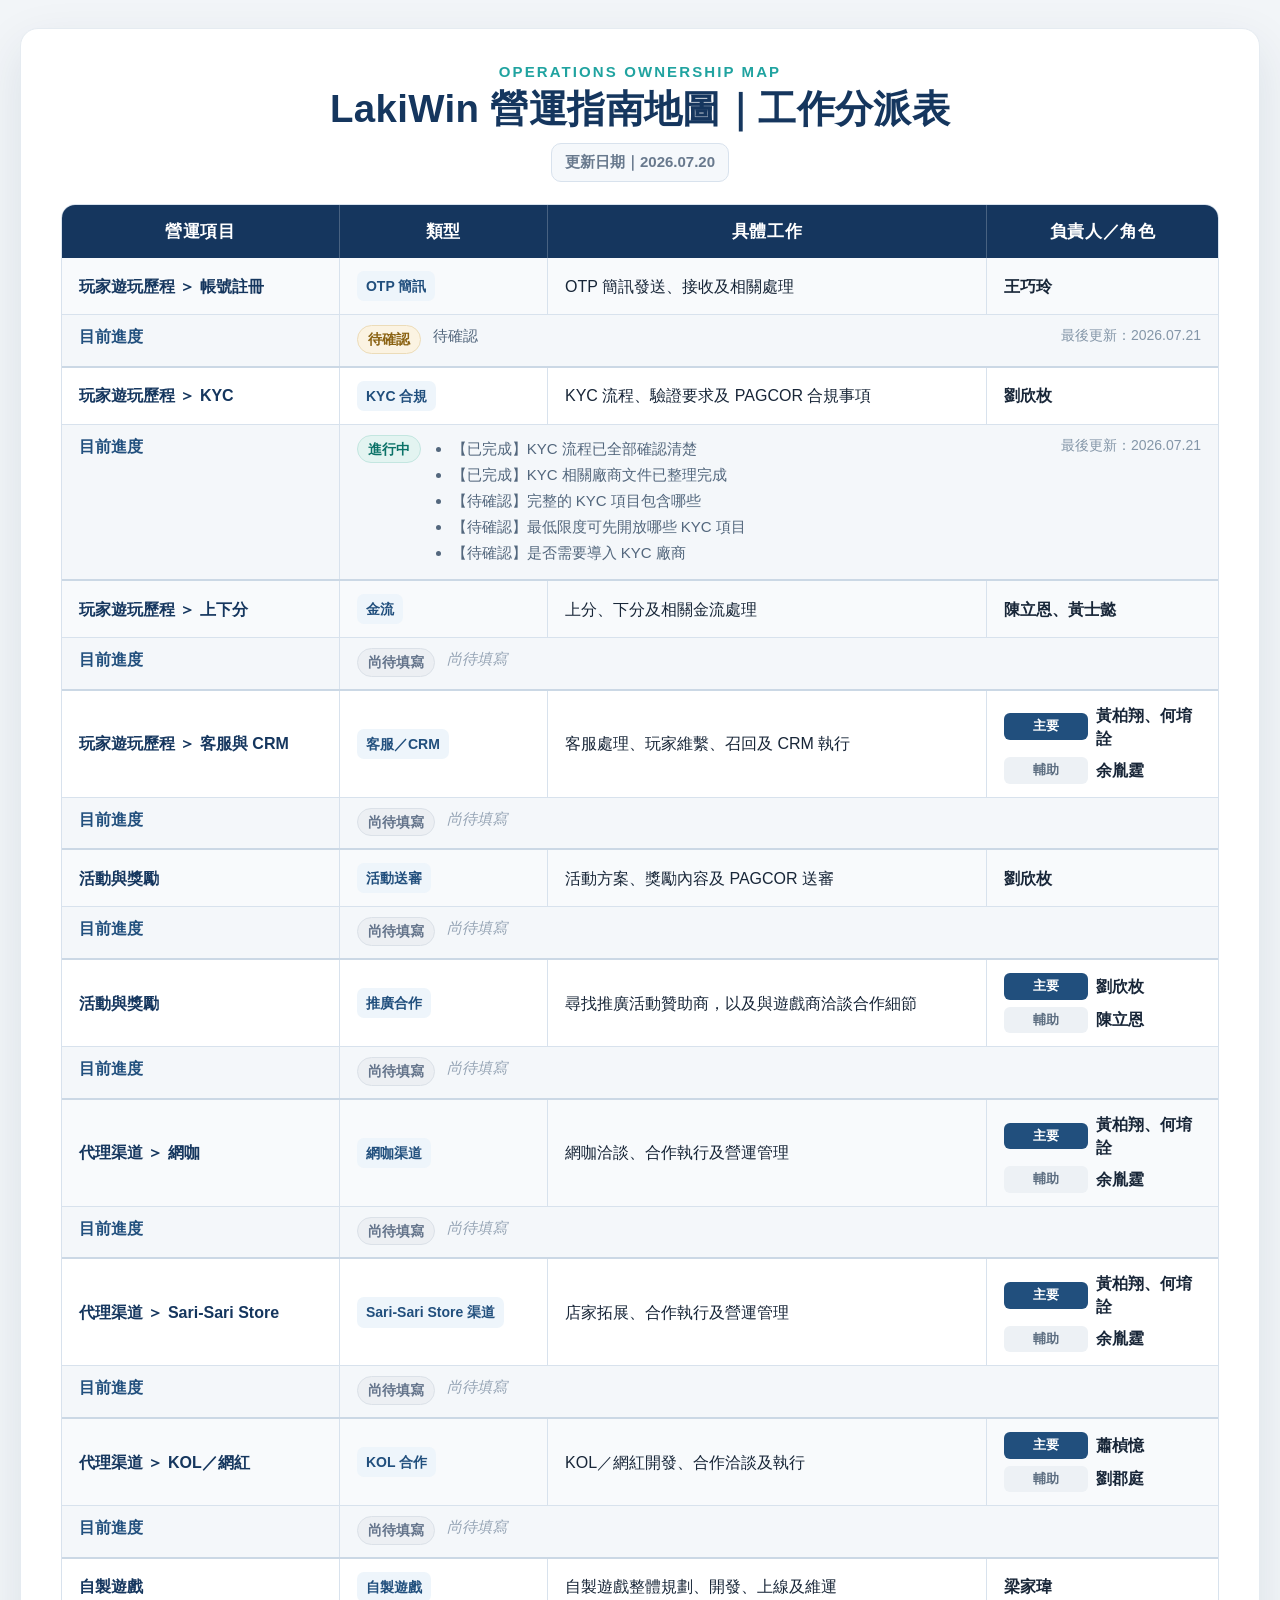
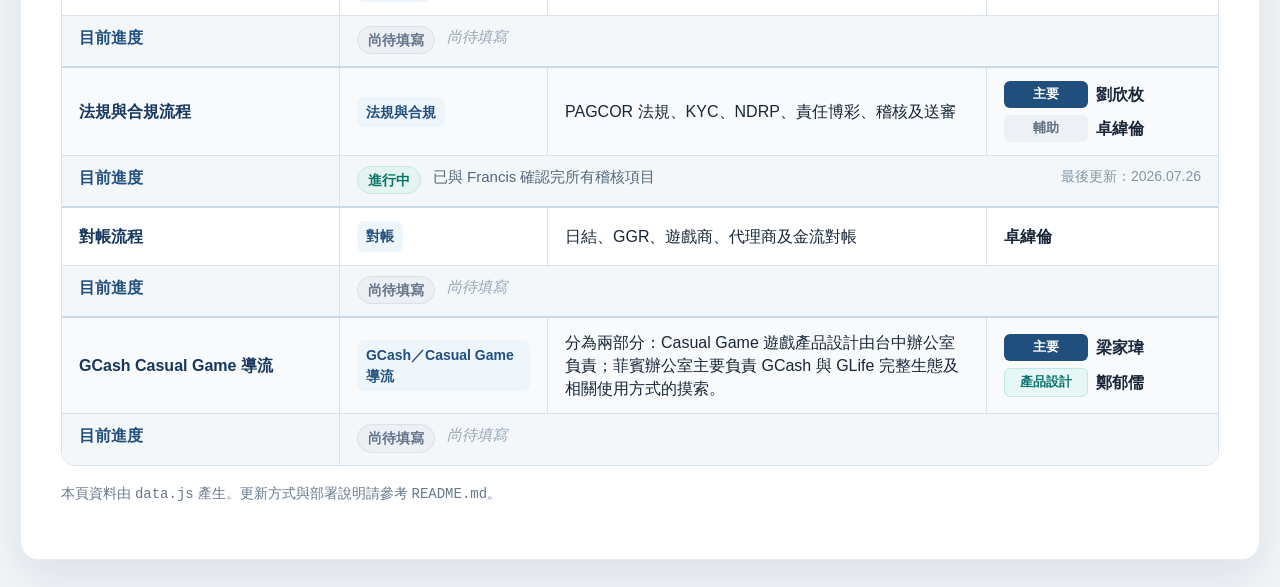
<file: index.html>
<!doctype html>
<html lang="zh-Hant">
<head>
  <meta charset="utf-8">
  <meta name="viewport" content="width=device-width, initial-scale=1">
  <title>LakiWin 營運指南地圖｜工作分派表</title>
  <link rel="stylesheet" href="styles.css">
</head>
<body>
  <main class="page">
    <header class="header">
      <div>
        <div class="eyebrow" id="eyebrow">Operations Ownership Map</div>
        <h1 id="title">LakiWin 營運指南地圖｜工作分派表</h1>
      </div>
      <div class="meta" id="updated">更新日期｜2026.07.20</div>
    </header>

    <div class="table-wrap">
      <table>
        <colgroup><col><col><col><col></colgroup>
        <thead>
          <tr><th>營運項目</th><th>類型</th><th>具體工作</th><th>負責人／角色</th></tr>
        </thead>
        <tbody id="tbody"></tbody>
      </table>
    </div>

    <p class="foot">本頁資料由 <code>data.js</code> 產生。更新方式與部署說明請參考 <code>README.md</code>。</p>
  </main>

  <!-- 先載入資料，再載入產生程式（順序不可顛倒） -->
  <script src="data.js"></script>
  <script src="app.js"></script>
</body>
</html>
</file>
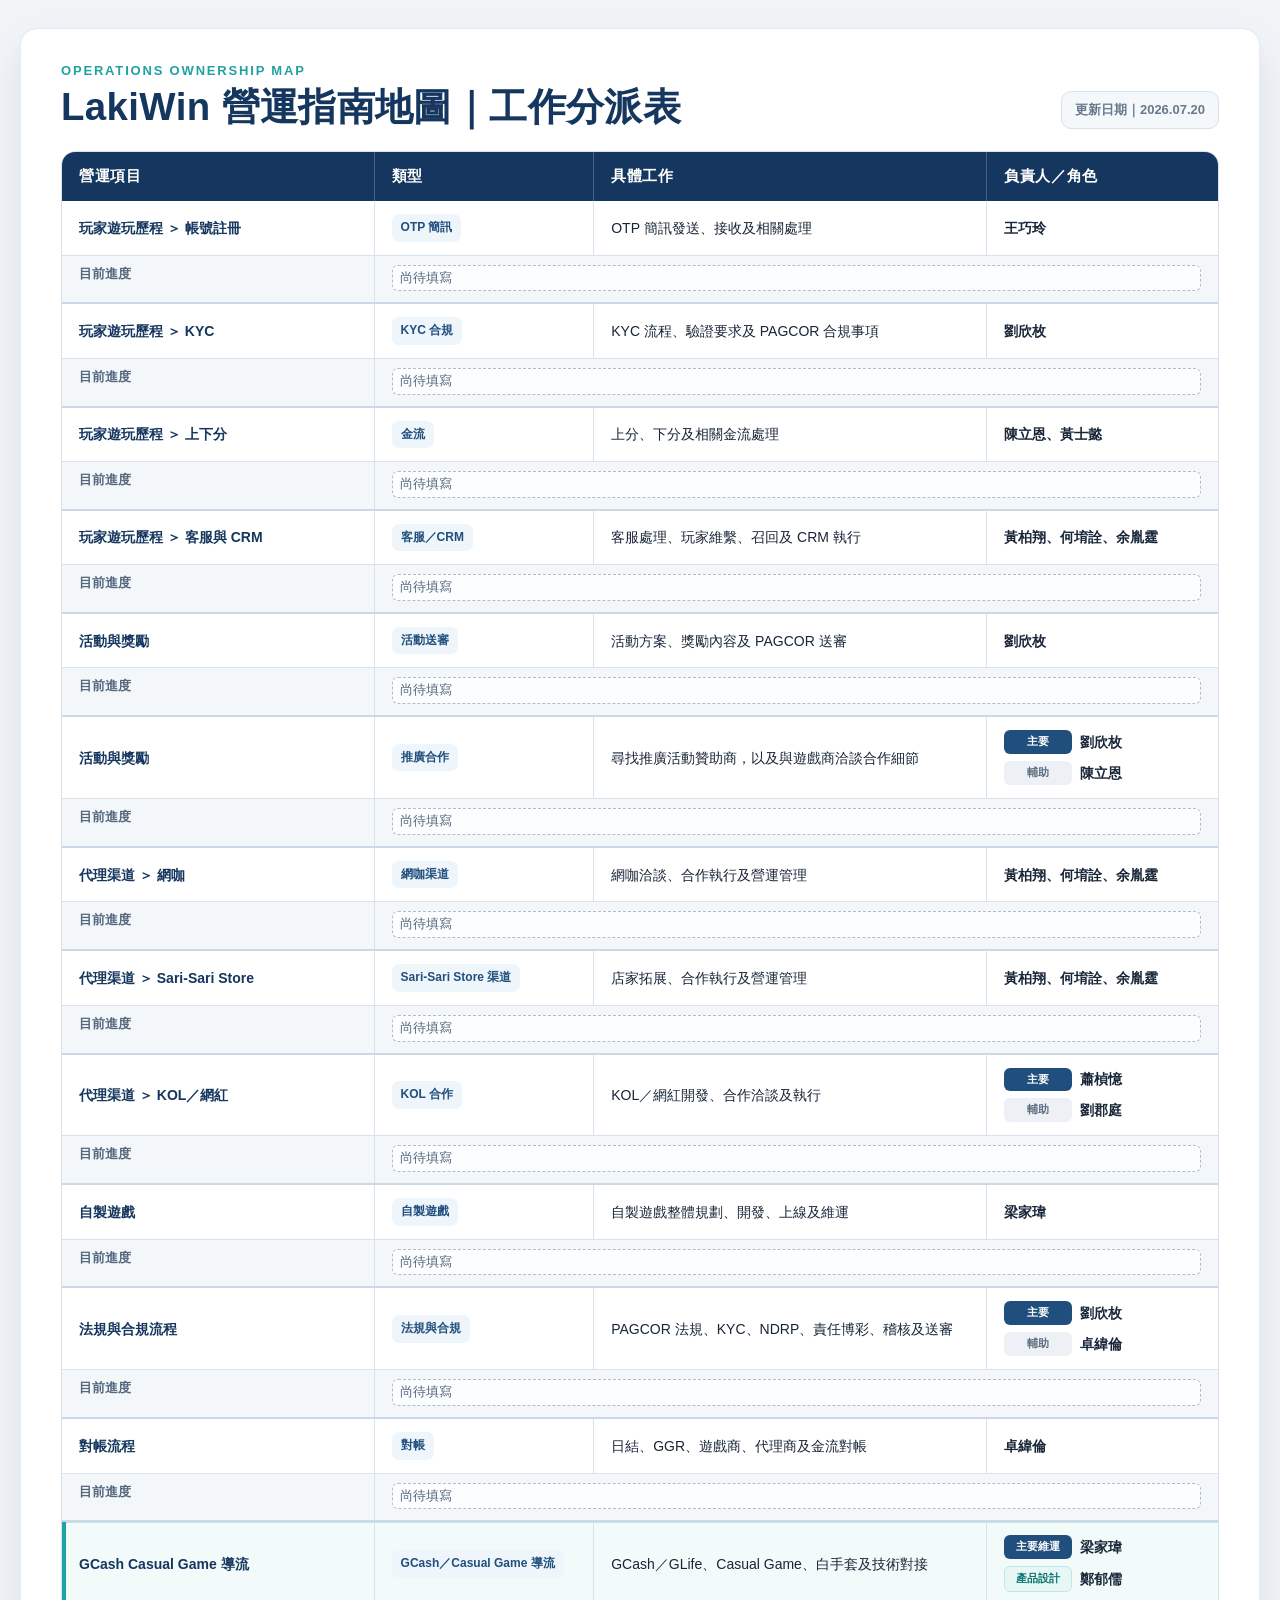
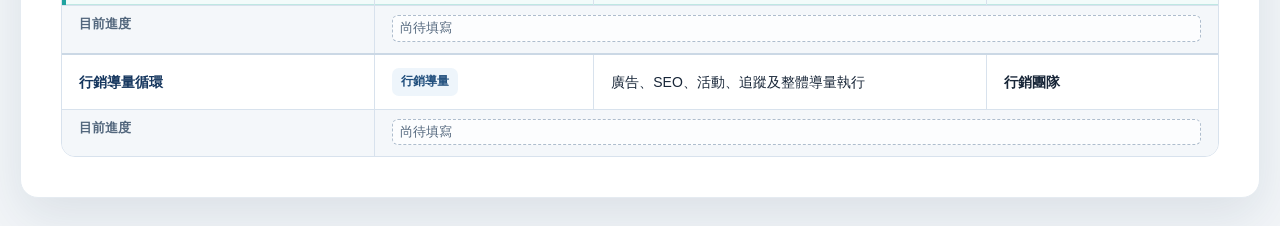
<file: 工作分配進度.html>
<!doctype html>
<html lang="zh-Hant">
<head>
  <meta charset="utf-8">
  <meta name="viewport" content="width=device-width, initial-scale=1">
  <title>LakiWin 營運指南地圖｜工作分派表</title>
  <style>
    :root {
      --navy: #15365e;
      --navy-2: #214f7d;
      --blue-soft: #eef5fb;
      --ink: #182638;
      --muted: #68798d;
      --line: #d8e2ed;
      --accent: #20a3a0;
      --accent-soft: #e7f7f5;
      --paper: #fff;
      --canvas: #f2f5f8;
    }

    * { box-sizing: border-box; }

    body {
      margin: 0;
      color: var(--ink);
      background: var(--canvas);
      font-family: "Noto Sans TC", "PingFang TC", "Microsoft JhengHei", sans-serif;
    }

    .page {
      width: min(1480px, calc(100% - 40px));
      margin: 28px auto;
      padding: 34px 40px 40px;
      background: var(--paper);
      border: 1px solid #e5ebf1;
      border-radius: 18px;
      box-shadow: 0 18px 50px rgba(18, 47, 78, .10);
    }

    .header {
      display: flex;
      justify-content: space-between;
      align-items: flex-end;
      gap: 24px;
      margin-bottom: 22px;
    }

    .eyebrow {
      margin-bottom: 7px;
      color: var(--accent);
      font-size: 13px;
      font-weight: 800;
      letter-spacing: .14em;
      text-transform: uppercase;
    }

    h1 {
      margin: 0;
      color: var(--navy);
      font-size: clamp(27px, 3vw, 42px);
      line-height: 1.15;
      letter-spacing: .01em;
    }

    .meta {
      flex: 0 0 auto;
      padding: 9px 13px;
      color: var(--muted);
      background: #f5f8fb;
      border: 1px solid var(--line);
      border-radius: 10px;
      font-size: 13px;
      font-weight: 700;
    }

    .table-wrap {
      overflow: hidden;
      border: 1px solid var(--line);
      border-radius: 14px;
    }

    table {
      width: 100%;
      border-collapse: collapse;
      table-layout: fixed;
    }

    col:nth-child(1) { width: 27%; }
    col:nth-child(2) { width: 19%; }
    col:nth-child(3) { width: 34%; }
    col:nth-child(4) { width: 20%; }

    thead th {
      padding: 15px 17px;
      color: #fff;
      background: var(--navy);
      border-right: 1px solid rgba(255,255,255,.22);
      font-size: 15px;
      font-weight: 800;
      letter-spacing: .04em;
      text-align: left;
    }

    thead th:last-child { border-right: 0; }

    tbody td {
      padding: 13px 17px;
      border-right: 1px solid var(--line);
      border-bottom: 1px solid var(--line);
      font-size: 14px;
      line-height: 1.45;
      vertical-align: middle;
    }

    tbody tr:last-child td { border-bottom: 0; }
    tbody td:last-child { border-right: 0; }
    tbody tr:nth-child(even) td { background: #f8fafc; }

    .path {
      color: var(--navy);
      font-weight: 750;
    }

    .type {
      display: inline-block;
      padding: 5px 9px;
      color: var(--navy-2);
      background: var(--blue-soft);
      border-radius: 7px;
      font-size: 12px;
      font-weight: 800;
    }

    .owner {
      font-weight: 750;
    }

    .role-stack {
      display: grid;
      gap: 7px;
    }

    .role {
      display: grid;
      grid-template-columns: 68px 1fr;
      align-items: center;
      gap: 8px;
    }

    .role-label {
      padding: 4px 6px;
      border-radius: 6px;
      font-size: 11px;
      font-weight: 900;
      text-align: center;
      white-space: nowrap;
    }

    .role.primary .role-label {
      color: #fff;
      background: var(--navy-2);
    }

    .role.product .role-label {
      color: #08736f;
      background: var(--accent-soft);
      border: 1px solid #bfe7e3;
    }

    .role.support .role-label {
      color: #5e6f82;
      background: #edf1f5;
    }

    .focus td {
      background: #f2fbfa !important;
      box-shadow: inset 0 1px 0 #bfe7e3, inset 0 -1px 0 #bfe7e3;
    }

    .focus td:first-child { box-shadow: inset 4px 0 0 var(--accent), inset 0 1px 0 #bfe7e3, inset 0 -1px 0 #bfe7e3; }

    .progress-row td {
      padding: 9px 17px 11px;
      color: #53677d;
      background: #f4f7fa !important;
      border-bottom: 2px solid #cbd8e5;
      font-size: 13px;
      vertical-align: top;
    }

    .progress-label {
      color: var(--navy-2);
      font-weight: 850;
      white-space: nowrap;
    }

    .progress-content {
      min-height: 24px;
      padding: 3px 7px;
      border: 1px dashed #aebdcd;
      border-radius: 6px;
      background: rgba(255,255,255,.75);
      outline: none;
    }

    .progress-content:focus {
      border-color: var(--accent);
      background: #fff;
      box-shadow: 0 0 0 2px rgba(32,163,160,.12);
    }

    @media (max-width: 900px) {
      .page { width: 100%; margin: 0; padding: 24px 18px; border-radius: 0; }
      .header { align-items: flex-start; flex-direction: column; }
      .table-wrap { overflow-x: auto; }
      table { min-width: 1060px; }
    }

    @media print {
      @page { size: A3 landscape; margin: 12mm; }
      body { background: #fff; }
      .page { width: 100%; margin: 0; padding: 0; border: 0; border-radius: 0; box-shadow: none; }
      h1 { font-size: 31px; }
      tbody td { padding: 10px 14px; font-size: 12px; }
    }
  </style>
</head>
<body>
  <main class="page">
    <header class="header">
      <div>
        <div class="eyebrow">Operations Ownership Map</div>
        <h1>LakiWin 營運指南地圖｜工作分派表</h1>
      </div>
      <div class="meta">更新日期｜2026.07.20</div>
    </header>

    <div class="table-wrap">
      <table>
        <colgroup><col><col><col><col></colgroup>
        <thead>
          <tr><th>營運項目</th><th>類型</th><th>具體工作</th><th>負責人／角色</th></tr>
        </thead>
        <tbody>
          <tr><td class="path">玩家遊玩歷程 ＞ 帳號註冊</td><td><span class="type">OTP 簡訊</span></td><td>OTP 簡訊發送、接收及相關處理</td><td class="owner">王巧玲</td></tr>
          <tr class="progress-row"><td class="progress-label">目前進度</td><td colspan="3"><div class="progress-content" contenteditable="true">尚待填寫</div></td></tr>
          <tr><td class="path">玩家遊玩歷程 ＞ KYC</td><td><span class="type">KYC 合規</span></td><td>KYC 流程、驗證要求及 PAGCOR 合規事項</td><td class="owner">劉欣枚</td></tr>
          <tr class="progress-row"><td class="progress-label">目前進度</td><td colspan="3"><div class="progress-content" contenteditable="true">尚待填寫</div></td></tr>
          <tr><td class="path">玩家遊玩歷程 ＞ 上下分</td><td><span class="type">金流</span></td><td>上分、下分及相關金流處理</td><td class="owner">陳立恩、黃士懿</td></tr>
          <tr class="progress-row"><td class="progress-label">目前進度</td><td colspan="3"><div class="progress-content" contenteditable="true">尚待填寫</div></td></tr>
          <tr><td class="path">玩家遊玩歷程 ＞ 客服與 CRM</td><td><span class="type">客服／CRM</span></td><td>客服處理、玩家維繫、召回及 CRM 執行</td><td class="owner">黃柏翔、何堉詮、余胤霆</td></tr>
          <tr class="progress-row"><td class="progress-label">目前進度</td><td colspan="3"><div class="progress-content" contenteditable="true">尚待填寫</div></td></tr>
          <tr><td class="path">活動與獎勵</td><td><span class="type">活動送審</span></td><td>活動方案、獎勵內容及 PAGCOR 送審</td><td class="owner">劉欣枚</td></tr>
          <tr class="progress-row"><td class="progress-label">目前進度</td><td colspan="3"><div class="progress-content" contenteditable="true">尚待填寫</div></td></tr>
          <tr><td class="path">活動與獎勵</td><td><span class="type">推廣合作</span></td><td>尋找推廣活動贊助商，以及與遊戲商洽談合作細節</td><td><div class="role-stack"><div class="role primary"><span class="role-label">主要</span><span class="owner">劉欣枚</span></div><div class="role support"><span class="role-label">輔助</span><span class="owner">陳立恩</span></div></div></td></tr>
          <tr class="progress-row"><td class="progress-label">目前進度</td><td colspan="3"><div class="progress-content" contenteditable="true">尚待填寫</div></td></tr>
          <tr><td class="path">代理渠道 ＞ 網咖</td><td><span class="type">網咖渠道</span></td><td>網咖洽談、合作執行及營運管理</td><td class="owner">黃柏翔、何堉詮、余胤霆</td></tr>
          <tr class="progress-row"><td class="progress-label">目前進度</td><td colspan="3"><div class="progress-content" contenteditable="true">尚待填寫</div></td></tr>
          <tr><td class="path">代理渠道 ＞ Sari-Sari Store</td><td><span class="type">Sari-Sari Store 渠道</span></td><td>店家拓展、合作執行及營運管理</td><td class="owner">黃柏翔、何堉詮、余胤霆</td></tr>
          <tr class="progress-row"><td class="progress-label">目前進度</td><td colspan="3"><div class="progress-content" contenteditable="true">尚待填寫</div></td></tr>
          <tr><td class="path">代理渠道 ＞ KOL／網紅</td><td><span class="type">KOL 合作</span></td><td>KOL／網紅開發、合作洽談及執行</td><td><div class="role-stack"><div class="role primary"><span class="role-label">主要</span><span class="owner">蕭楨憶</span></div><div class="role support"><span class="role-label">輔助</span><span class="owner">劉郡庭</span></div></div></td></tr>
          <tr class="progress-row"><td class="progress-label">目前進度</td><td colspan="3"><div class="progress-content" contenteditable="true">尚待填寫</div></td></tr>
          <tr><td class="path">自製遊戲</td><td><span class="type">自製遊戲</span></td><td>自製遊戲整體規劃、開發、上線及維運</td><td class="owner">梁家瑋</td></tr>
          <tr class="progress-row"><td class="progress-label">目前進度</td><td colspan="3"><div class="progress-content" contenteditable="true">尚待填寫</div></td></tr>
          <tr><td class="path">法規與合規流程</td><td><span class="type">法規與合規</span></td><td>PAGCOR 法規、KYC、NDRP、責任博彩、稽核及送審</td><td><div class="role-stack"><div class="role primary"><span class="role-label">主要</span><span class="owner">劉欣枚</span></div><div class="role support"><span class="role-label">輔助</span><span class="owner">卓緯倫</span></div></div></td></tr>
          <tr class="progress-row"><td class="progress-label">目前進度</td><td colspan="3"><div class="progress-content" contenteditable="true">尚待填寫</div></td></tr>
          <tr><td class="path">對帳流程</td><td><span class="type">對帳</span></td><td>日結、GGR、遊戲商、代理商及金流對帳</td><td class="owner">卓緯倫</td></tr>
          <tr class="progress-row"><td class="progress-label">目前進度</td><td colspan="3"><div class="progress-content" contenteditable="true">尚待填寫</div></td></tr>
          <tr class="focus"><td class="path">GCash Casual Game 導流</td><td><span class="type">GCash／Casual Game 導流</span></td><td>GCash／GLife、Casual Game、白手套及技術對接</td><td><div class="role-stack"><div class="role primary"><span class="role-label">主要維運</span><span class="owner">梁家瑋</span></div><div class="role product"><span class="role-label">產品設計</span><span class="owner">鄭郁儒</span></div></div></td></tr>
          <tr class="progress-row"><td class="progress-label">目前進度</td><td colspan="3"><div class="progress-content" contenteditable="true">尚待填寫</div></td></tr>
          <tr><td class="path">行銷導量循環</td><td><span class="type">行銷導量</span></td><td>廣告、SEO、活動、追蹤及整體導量執行</td><td class="owner">行銷團隊</td></tr>
          <tr class="progress-row"><td class="progress-label">目前進度</td><td colspan="3"><div class="progress-content" contenteditable="true">尚待填寫</div></td></tr>
        </tbody>
      </table>
    </div>
  </main>
</body>
</html>
</file>
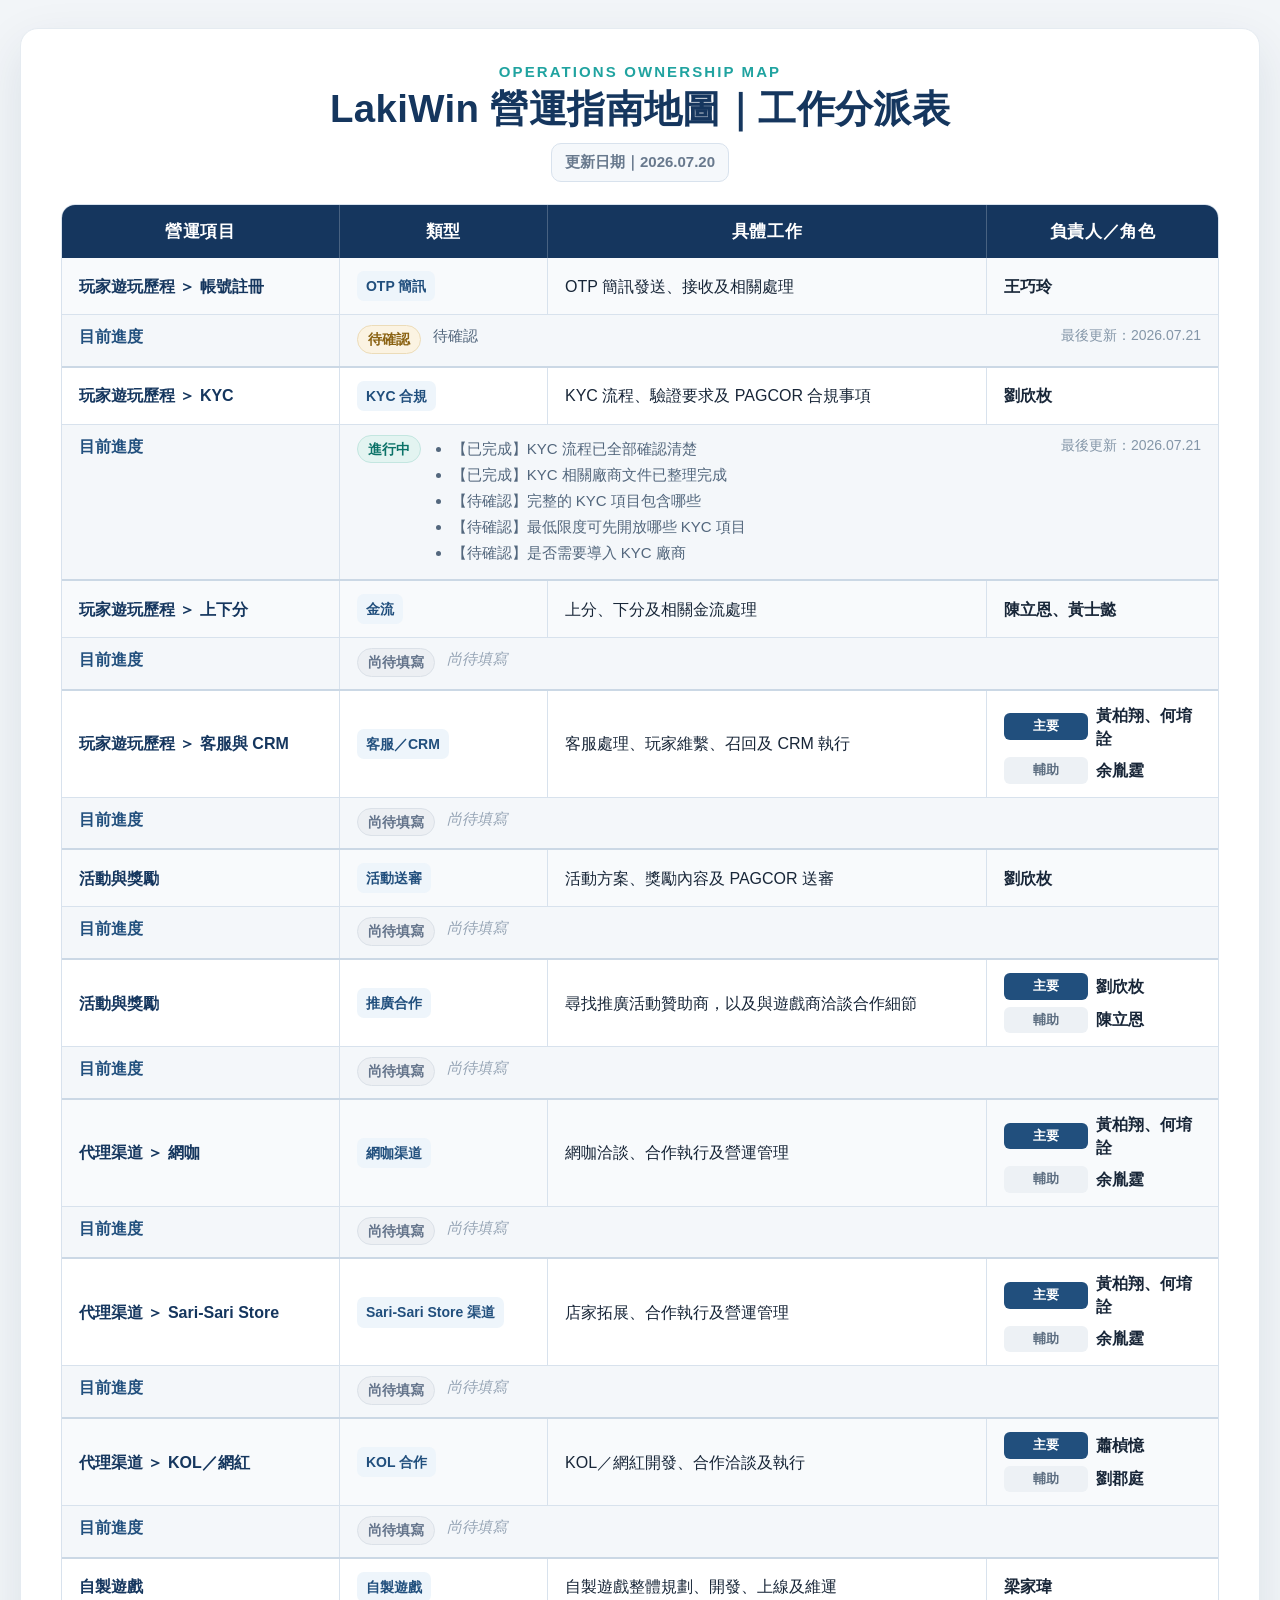
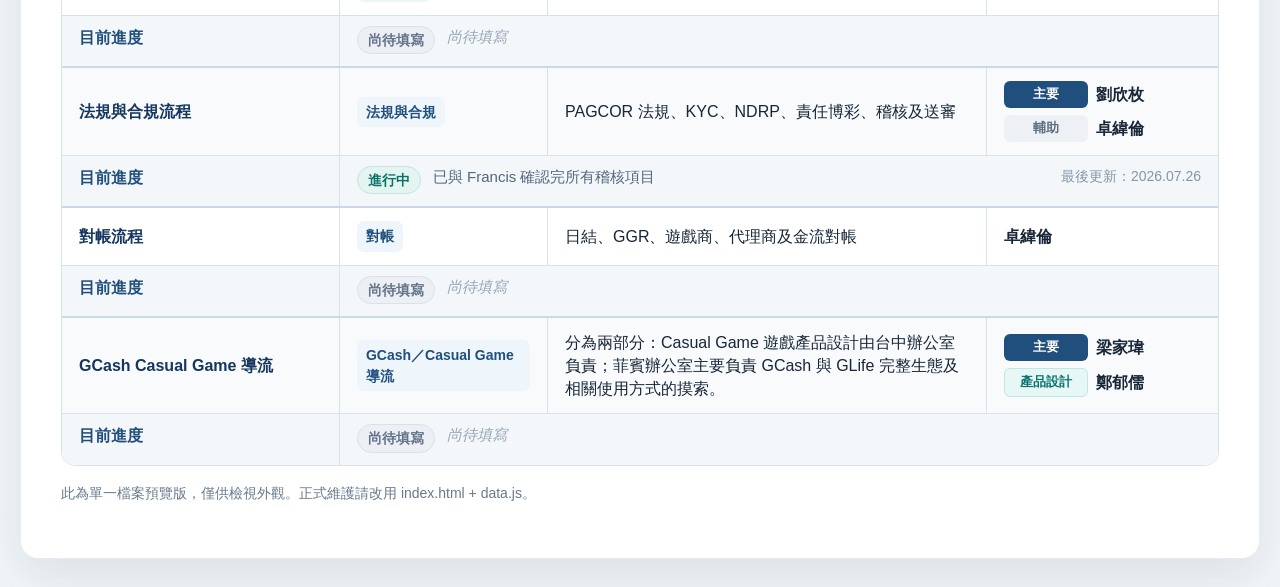
<file: 預覽.html>
<!doctype html>
<html lang="zh-Hant">
<head>
  <meta charset="utf-8">
  <meta name="viewport" content="width=device-width, initial-scale=1">
  <title>LakiWin 營運指南地圖｜工作分派表（預覽）</title>
  <!--
    這是「單一檔案預覽版」：CSS 與內容全部內嵌，雙擊即可打開，不需伺服器。
    僅供快速檢視外觀。正式維護請用 index.html + data.js（改資料只動 data.js）。
  -->
  <style>
    :root {
      --navy: #15365e; --navy-2: #214f7d; --blue-soft: #eef5fb; --ink: #182638;
      --muted: #68798d; --line: #d8e2ed; --accent: #20a3a0; --accent-soft: #e7f7f5;
      --paper: #fff; --canvas: #f2f5f8;
    }
    * { box-sizing: border-box; }
    body { margin: 0; color: var(--ink); background: var(--canvas);
      font-family: "Noto Sans TC", "PingFang TC", "Microsoft JhengHei", sans-serif; }
    .page { width: min(1480px, calc(100% - 40px)); margin: 28px auto; padding: 34px 40px 40px;
      background: var(--paper); border: 1px solid #e5ebf1; border-radius: 18px;
      box-shadow: 0 18px 50px rgba(18, 47, 78, .10); }
    .header { display: flex; flex-direction: column; align-items: center; text-align: center;
      gap: 12px; margin-bottom: 22px; }
    .eyebrow { margin-bottom: 7px; color: var(--accent); font-size: 15px; font-weight: 800;
      letter-spacing: .14em; text-transform: uppercase; }
    h1 { margin: 0; color: var(--navy); font-size: clamp(27px, 3vw, 42px); line-height: 1.15; letter-spacing: .01em; }
    .meta { flex: 0 0 auto; padding: 9px 13px; color: var(--muted); background: #f5f8fb;
      border: 1px solid var(--line); border-radius: 10px; font-size: 15px; font-weight: 700; }
    .table-wrap { overflow: hidden; border: 1px solid var(--line); border-radius: 14px; }
    table { width: 100%; border-collapse: collapse; table-layout: fixed; }
    col:nth-child(1) { width: 24%; } col:nth-child(2) { width: 18%; }
    col:nth-child(3) { width: 38%; } col:nth-child(4) { width: 20%; }
    thead th { padding: 15px 17px; color: #fff; background: var(--navy);
      border-right: 1px solid rgba(255,255,255,.22); font-size: 17px; font-weight: 800;
      letter-spacing: .04em; text-align: center; }
    thead th:last-child { border-right: 0; }
    tbody td { padding: 13px 17px; border-right: 1px solid var(--line); border-bottom: 1px solid var(--line);
      font-size: 16px; line-height: 1.45; vertical-align: middle; overflow-wrap: anywhere; word-break: break-word; }
    tbody tr.progress-row td { border-bottom: 2px solid #cbd8e5; }
    tbody tr:last-child td { border-bottom: 0; }
    tbody td:last-child { border-right: 0; }
    tbody tr.item-row:nth-of-type(4n+1) td { background: #f8fafc; }
    .path { color: var(--navy); font-weight: 750; white-space: nowrap; overflow-wrap: normal; word-break: keep-all; }
    .type { display: inline-block; padding: 5px 9px; color: var(--navy-2); background: var(--blue-soft);
      border-radius: 7px; font-size: 14px; font-weight: 800; }
    .owner { font-weight: 750; }
    .role-stack { display: grid; gap: 7px; }
    .role { display: grid; grid-template-columns: 84px 1fr; align-items: center; gap: 8px; }
    .role-label { padding: 4px 6px; border-radius: 6px; font-size: 13px; font-weight: 900; text-align: center; white-space: nowrap; }
    .role.primary .role-label { color: #fff; background: var(--navy-2); }
    .role.product .role-label { color: #08736f; background: var(--accent-soft); border: 1px solid #bfe7e3; }
    .role.support .role-label { color: #5e6f82; background: #edf1f5; }
    .progress-row td { padding: 10px 17px 12px; background: #f4f7fa !important; vertical-align: top; }
    .progress-label { color: var(--navy-2); font-weight: 850; white-space: nowrap; }
    .progress-body { display: flex; flex-wrap: wrap; align-items: flex-start; gap: 8px 12px; }
    .progress-desc { flex: 1 1 320px; min-width: 200px; color: #53677d; font-size: 15px; line-height: 1.5; overflow-wrap: anywhere; }
    .progress-desc.empty { color: #94a3b4; font-style: italic; }
    .progress-list { flex: 1 1 320px; min-width: 200px; margin: 0; padding-left: 1.25em; color: #53677d; font-size: 15px; line-height: 1.6; }
    .progress-list li { margin: 2px 0; overflow-wrap: anywhere; }
    .progress-date { flex: 0 0 auto; color: #8496a8; font-size: 14px; white-space: nowrap; }
    .status { display: inline-block; padding: 3px 10px; border-radius: 999px; font-size: 14px; font-weight: 800; white-space: nowrap; border: 1px solid transparent; }
    .status.s-pending  { color: #64748b; background: #eceff3; border-color: #dbe1e8; }
    .status.s-notstart { color: #475569; background: #eef1f5; border-color: #dae0e7; }
    .status.s-planning { color: #2c5b93; background: #e8f0fb; border-color: #cddff0; }
    .status.s-doing    { color: #0b7268; background: #e3f4f1; border-color: #c3e6e0; }
    .status.s-waiting  { color: #8a6212; background: #fbf3e2; border-color: #ecdcb8; }
    .status.s-paused   { color: #93564e; background: #f4ecea; border-color: #e6d3ce; }
    .status.s-done     { color: #2f7d43; background: #e7f4ea; border-color: #cbe6d1; }
    .foot { margin-top: 16px; color: var(--muted); font-size: 14px; line-height: 1.6; }
    @media (max-width: 900px) {
      .page { width: 100%; margin: 0; padding: 24px 18px; border-radius: 0; }
      .table-wrap { overflow-x: auto; }
      table { min-width: 1060px; }
    }
    @media print {
      @page { size: A3 landscape; margin: 12mm; }
      body { background: #fff; }
      .page { width: 100%; margin: 0; padding: 0; border: 0; border-radius: 0; box-shadow: none; }
      h1 { font-size: 31px; }
      tbody td { padding: 10px 14px; font-size: 14px; }
      .table-wrap { overflow: visible; } table { min-width: 0; }
      .status { border: 1px solid #b9c4d0; }
    }
  </style>
</head>
<body>
  <main class="page">
    <header class="header">
      <div>
        <div class="eyebrow">Operations Ownership Map</div>
        <h1>LakiWin 營運指南地圖｜工作分派表</h1>
      </div>
      <div class="meta">更新日期｜2026.07.20</div>
    </header>

    <div class="table-wrap">
      <table>
        <colgroup><col><col><col><col></colgroup>
        <thead>
          <tr><th>營運項目</th><th>類型</th><th>具體工作</th><th>負責人／角色</th></tr>
        </thead>
        <tbody>
          <tr class="item-row"><td class="path">玩家遊玩歷程 ＞ 帳號註冊</td><td><span class="type">OTP 簡訊</span></td><td>OTP 簡訊發送、接收及相關處理</td><td><span class="owner">王巧玲</span></td></tr>
          <tr class="progress-row"><td class="progress-label">目前進度</td><td colspan="3"><div class="progress-body"><span class="status s-waiting">待確認</span><span class="progress-desc">待確認</span><span class="progress-date">最後更新：2026.07.21</span></div></td></tr>

          <tr class="item-row"><td class="path">玩家遊玩歷程 ＞ KYC</td><td><span class="type">KYC 合規</span></td><td>KYC 流程、驗證要求及 PAGCOR 合規事項</td><td><span class="owner">劉欣枚</span></td></tr>
          <tr class="progress-row"><td class="progress-label">目前進度</td><td colspan="3"><div class="progress-body"><span class="status s-doing">進行中</span><ul class="progress-list"><li>【已完成】KYC 流程已全部確認清楚</li><li>【已完成】KYC 相關廠商文件已整理完成</li><li>【待確認】完整的 KYC 項目包含哪些</li><li>【待確認】最低限度可先開放哪些 KYC 項目</li><li>【待確認】是否需要導入 KYC 廠商</li></ul><span class="progress-date">最後更新：2026.07.21</span></div></td></tr>

          <tr class="item-row"><td class="path">玩家遊玩歷程 ＞ 上下分</td><td><span class="type">金流</span></td><td>上分、下分及相關金流處理</td><td><span class="owner">陳立恩、黃士懿</span></td></tr>
          <tr class="progress-row"><td class="progress-label">目前進度</td><td colspan="3"><div class="progress-body"><span class="status s-pending">尚待填寫</span><span class="progress-desc empty">尚待填寫</span></div></td></tr>

          <tr class="item-row"><td class="path">玩家遊玩歷程 ＞ 客服與 CRM</td><td><span class="type">客服／CRM</span></td><td>客服處理、玩家維繫、召回及 CRM 執行</td><td><div class="role-stack"><div class="role primary"><span class="role-label">主要</span><span class="owner">黃柏翔、何堉詮</span></div><div class="role support"><span class="role-label">輔助</span><span class="owner">余胤霆</span></div></div></td></tr>
          <tr class="progress-row"><td class="progress-label">目前進度</td><td colspan="3"><div class="progress-body"><span class="status s-pending">尚待填寫</span><span class="progress-desc empty">尚待填寫</span></div></td></tr>

          <tr class="item-row"><td class="path">活動與獎勵</td><td><span class="type">活動送審</span></td><td>活動方案、獎勵內容及 PAGCOR 送審</td><td><span class="owner">劉欣枚</span></td></tr>
          <tr class="progress-row"><td class="progress-label">目前進度</td><td colspan="3"><div class="progress-body"><span class="status s-pending">尚待填寫</span><span class="progress-desc empty">尚待填寫</span></div></td></tr>

          <tr class="item-row"><td class="path">活動與獎勵</td><td><span class="type">推廣合作</span></td><td>尋找推廣活動贊助商，以及與遊戲商洽談合作細節</td><td><div class="role-stack"><div class="role primary"><span class="role-label">主要</span><span class="owner">劉欣枚</span></div><div class="role support"><span class="role-label">輔助</span><span class="owner">陳立恩</span></div></div></td></tr>
          <tr class="progress-row"><td class="progress-label">目前進度</td><td colspan="3"><div class="progress-body"><span class="status s-pending">尚待填寫</span><span class="progress-desc empty">尚待填寫</span></div></td></tr>

          <tr class="item-row"><td class="path">代理渠道 ＞ 網咖</td><td><span class="type">網咖渠道</span></td><td>網咖洽談、合作執行及營運管理</td><td><div class="role-stack"><div class="role primary"><span class="role-label">主要</span><span class="owner">黃柏翔、何堉詮</span></div><div class="role support"><span class="role-label">輔助</span><span class="owner">余胤霆</span></div></div></td></tr>
          <tr class="progress-row"><td class="progress-label">目前進度</td><td colspan="3"><div class="progress-body"><span class="status s-pending">尚待填寫</span><span class="progress-desc empty">尚待填寫</span></div></td></tr>

          <tr class="item-row"><td class="path">代理渠道 ＞ Sari-Sari Store</td><td><span class="type">Sari-Sari Store 渠道</span></td><td>店家拓展、合作執行及營運管理</td><td><div class="role-stack"><div class="role primary"><span class="role-label">主要</span><span class="owner">黃柏翔、何堉詮</span></div><div class="role support"><span class="role-label">輔助</span><span class="owner">余胤霆</span></div></div></td></tr>
          <tr class="progress-row"><td class="progress-label">目前進度</td><td colspan="3"><div class="progress-body"><span class="status s-pending">尚待填寫</span><span class="progress-desc empty">尚待填寫</span></div></td></tr>

          <tr class="item-row"><td class="path">代理渠道 ＞ KOL／網紅</td><td><span class="type">KOL 合作</span></td><td>KOL／網紅開發、合作洽談及執行</td><td><div class="role-stack"><div class="role primary"><span class="role-label">主要</span><span class="owner">蕭楨憶</span></div><div class="role support"><span class="role-label">輔助</span><span class="owner">劉郡庭</span></div></div></td></tr>
          <tr class="progress-row"><td class="progress-label">目前進度</td><td colspan="3"><div class="progress-body"><span class="status s-pending">尚待填寫</span><span class="progress-desc empty">尚待填寫</span></div></td></tr>

          <tr class="item-row"><td class="path">自製遊戲</td><td><span class="type">自製遊戲</span></td><td>自製遊戲整體規劃、開發、上線及維運</td><td><span class="owner">梁家瑋</span></td></tr>
          <tr class="progress-row"><td class="progress-label">目前進度</td><td colspan="3"><div class="progress-body"><span class="status s-pending">尚待填寫</span><span class="progress-desc empty">尚待填寫</span></div></td></tr>

          <tr class="item-row"><td class="path">法規與合規流程</td><td><span class="type">法規與合規</span></td><td>PAGCOR 法規、KYC、NDRP、責任博彩、稽核及送審</td><td><div class="role-stack"><div class="role primary"><span class="role-label">主要</span><span class="owner">劉欣枚</span></div><div class="role support"><span class="role-label">輔助</span><span class="owner">卓緯倫</span></div></div></td></tr>
          <tr class="progress-row"><td class="progress-label">目前進度</td><td colspan="3"><div class="progress-body"><span class="status s-doing">進行中</span><span class="progress-desc">已與 Francis 確認完所有稽核項目</span><span class="progress-date">最後更新：2026.07.26</span></div></td></tr>

          <tr class="item-row"><td class="path">對帳流程</td><td><span class="type">對帳</span></td><td>日結、GGR、遊戲商、代理商及金流對帳</td><td><span class="owner">卓緯倫</span></td></tr>
          <tr class="progress-row"><td class="progress-label">目前進度</td><td colspan="3"><div class="progress-body"><span class="status s-pending">尚待填寫</span><span class="progress-desc empty">尚待填寫</span></div></td></tr>

          <tr class="item-row"><td class="path">GCash Casual Game 導流</td><td><span class="type">GCash／Casual Game 導流</span></td><td>分為兩部分：Casual Game 遊戲產品設計由台中辦公室負責；菲賓辦公室主要負責 GCash 與 GLife 完整生態及相關使用方式的摸索。</td><td><div class="role-stack"><div class="role primary"><span class="role-label">主要</span><span class="owner">梁家瑋</span></div><div class="role product"><span class="role-label">產品設計</span><span class="owner">鄭郁儒</span></div></div></td></tr>
          <tr class="progress-row"><td class="progress-label">目前進度</td><td colspan="3"><div class="progress-body"><span class="status s-pending">尚待填寫</span><span class="progress-desc empty">尚待填寫</span></div></td></tr>
        </tbody>
      </table>
    </div>

    <p class="foot">此為單一檔案預覽版，僅供檢視外觀。正式維護請改用 index.html + data.js。</p>
  </main>
</body>
</html>
</file>
<file: styles.css>
/* =========================================================
   LakiWin 營運工作分派表 — 樣式
   一般維護「進度資料」不需要動這個檔案，只要改 data.js。
   這裡只放視覺樣式（顏色、字體、版面）。
   ========================================================= */

:root {
  --navy: #15365e;
  --navy-2: #214f7d;
  --blue-soft: #eef5fb;
  --ink: #182638;
  --muted: #68798d;
  --line: #d8e2ed;
  --accent: #20a3a0;
  --accent-soft: #e7f7f5;
  --paper: #fff;
  --canvas: #f2f5f8;
}

* { box-sizing: border-box; }

body {
  margin: 0;
  color: var(--ink);
  background: var(--canvas);
  font-family: "Noto Sans TC", "PingFang TC", "Microsoft JhengHei", sans-serif;
}

.page {
  width: min(1480px, calc(100% - 40px));
  margin: 28px auto;
  padding: 34px 40px 40px;
  background: var(--paper);
  border: 1px solid #e5ebf1;
  border-radius: 18px;
  box-shadow: 0 18px 50px rgba(18, 47, 78, .10);
}

.header {
  display: flex;
  flex-direction: column;
  align-items: center;
  text-align: center;
  gap: 12px;
  margin-bottom: 22px;
}

.eyebrow {
  margin-bottom: 7px;
  color: var(--accent);
  font-size: 15px;
  font-weight: 800;
  letter-spacing: .14em;
  text-transform: uppercase;
}

h1 {
  margin: 0;
  color: var(--navy);
  font-size: clamp(27px, 3vw, 42px);
  line-height: 1.15;
  letter-spacing: .01em;
}

.meta {
  flex: 0 0 auto;
  padding: 9px 13px;
  color: var(--muted);
  background: #f5f8fb;
  border: 1px solid var(--line);
  border-radius: 10px;
  font-size: 15px;
  font-weight: 700;
}

.table-wrap {
  overflow: hidden;
  border: 1px solid var(--line);
  border-radius: 14px;
}

table {
  width: 100%;
  border-collapse: collapse;
  table-layout: fixed;
}

col:nth-child(1) { width: 24%; }
col:nth-child(2) { width: 18%; }
col:nth-child(3) { width: 38%; }
col:nth-child(4) { width: 20%; }

thead th {
  padding: 15px 17px;
  color: #fff;
  background: var(--navy);
  border-right: 1px solid rgba(255,255,255,.22);
  font-size: 17px;
  font-weight: 800;
  letter-spacing: .04em;
  text-align: center;
}

thead th:last-child { border-right: 0; }

tbody td {
  padding: 13px 17px;
  border-right: 1px solid var(--line);
  border-bottom: 1px solid var(--line);
  font-size: 16px;
  line-height: 1.45;
  vertical-align: middle;
  overflow-wrap: anywhere;
  word-break: break-word;
}

/* 群組：每個項目列 + 進度列視為一組，用較粗底線分隔 */
tbody tr.progress-row td { border-bottom: 2px solid #cbd8e5; }
tbody tr:last-child td { border-bottom: 0; }
tbody td:last-child { border-right: 0; }
tbody tr.item-row:nth-of-type(4n+1) td { background: #f8fafc; }

.path {
  color: var(--navy);
  font-weight: 750;
  white-space: nowrap;         /* 營運項目欄位不斷行 */
  overflow-wrap: normal;
  word-break: keep-all;
}

.type {
  display: inline-block;
  padding: 5px 9px;
  color: var(--navy-2);
  background: var(--blue-soft);
  border-radius: 7px;
  font-size: 14px;
  font-weight: 800;
}

.owner {
  font-weight: 750;
}

.role-stack {
  display: grid;
  gap: 7px;
}

.role {
  display: grid;
  grid-template-columns: 84px 1fr;
  align-items: center;
  gap: 8px;
}

.role-label {
  padding: 4px 6px;
  border-radius: 6px;
  font-size: 13px;
  font-weight: 900;
  text-align: center;
  white-space: nowrap;
}

.role.primary .role-label {
  color: #fff;
  background: var(--navy-2);
}

.role.product .role-label {
  color: #08736f;
  background: var(--accent-soft);
  border: 1px solid #bfe7e3;
}

.role.support .role-label {
  color: #5e6f82;
  background: #edf1f5;
}

/* 重點項目 */
.item-row.focus td {
  background: #f2fbfa !important;
  box-shadow: inset 0 1px 0 #bfe7e3;
}

.item-row.focus td:first-child {
  box-shadow: inset 4px 0 0 var(--accent), inset 0 1px 0 #bfe7e3;
}

/* ── 進度列 ── */
.progress-row td {
  padding: 10px 17px 12px;
  background: #f4f7fa !important;
  vertical-align: top;
}

.progress-label {
  color: var(--navy-2);
  font-weight: 850;
  white-space: nowrap;
}

.progress-body {
  display: flex;
  flex-wrap: wrap;
  align-items: flex-start;
  gap: 8px 12px;
}

.progress-desc {
  flex: 1 1 320px;
  min-width: 200px;
  color: #53677d;
  font-size: 15px;
  line-height: 1.5;
  overflow-wrap: anywhere;
}

.progress-desc.empty { color: #94a3b4; font-style: italic; }

/* 條列式進度說明 */
.progress-list {
  flex: 1 1 320px;
  min-width: 200px;
  margin: 0;
  padding-left: 1.25em;
  color: #53677d;
  font-size: 15px;
  line-height: 1.6;
}

.progress-list li {
  margin: 2px 0;
  overflow-wrap: anywhere;
}

.progress-date {
  flex: 0 0 auto;
  color: #8496a8;
  font-size: 14px;
  white-space: nowrap;
}

/* ── 狀態徽章（克制的低彩度配色）── */
.status {
  display: inline-block;
  padding: 3px 10px;
  border-radius: 999px;
  font-size: 14px;
  font-weight: 800;
  white-space: nowrap;
  border: 1px solid transparent;
}

.status.s-pending  { color: #64748b; background: #eceff3; border-color: #dbe1e8; } /* 尚待填寫 */
.status.s-notstart { color: #475569; background: #eef1f5; border-color: #dae0e7; } /* 尚未開始 */
.status.s-planning { color: #2c5b93; background: #e8f0fb; border-color: #cddff0; } /* 規劃中 */
.status.s-doing    { color: #0b7268; background: #e3f4f1; border-color: #c3e6e0; } /* 進行中 */
.status.s-waiting  { color: #8a6212; background: #fbf3e2; border-color: #ecdcb8; } /* 等待確認 */
.status.s-paused   { color: #93564e; background: #f4ecea; border-color: #e6d3ce; } /* 暫停 */
.status.s-done     { color: #2f7d43; background: #e7f4ea; border-color: #cbe6d1; } /* 已完成 */

.foot {
  margin-top: 16px;
  color: var(--muted);
  font-size: 14px;
  line-height: 1.6;
}

/* ── 響應式（手機）── */
@media (max-width: 900px) {
  .page { width: 100%; margin: 0; padding: 24px 18px; border-radius: 0; }
  .table-wrap { overflow-x: auto; }
  table { min-width: 1060px; }
}

/* ── 列印（方便輸出 PDF）── */
@media print {
  @page { size: A3 landscape; margin: 12mm; }
  body { background: #fff; }
  .page { width: 100%; margin: 0; padding: 0; border: 0; border-radius: 0; box-shadow: none; }
  h1 { font-size: 31px; }
  tbody td { padding: 10px 14px; font-size: 14px; }
  .table-wrap { overflow: visible; }
  table { min-width: 0; }
  .status { border: 1px solid #b9c4d0; }
}
</file>
